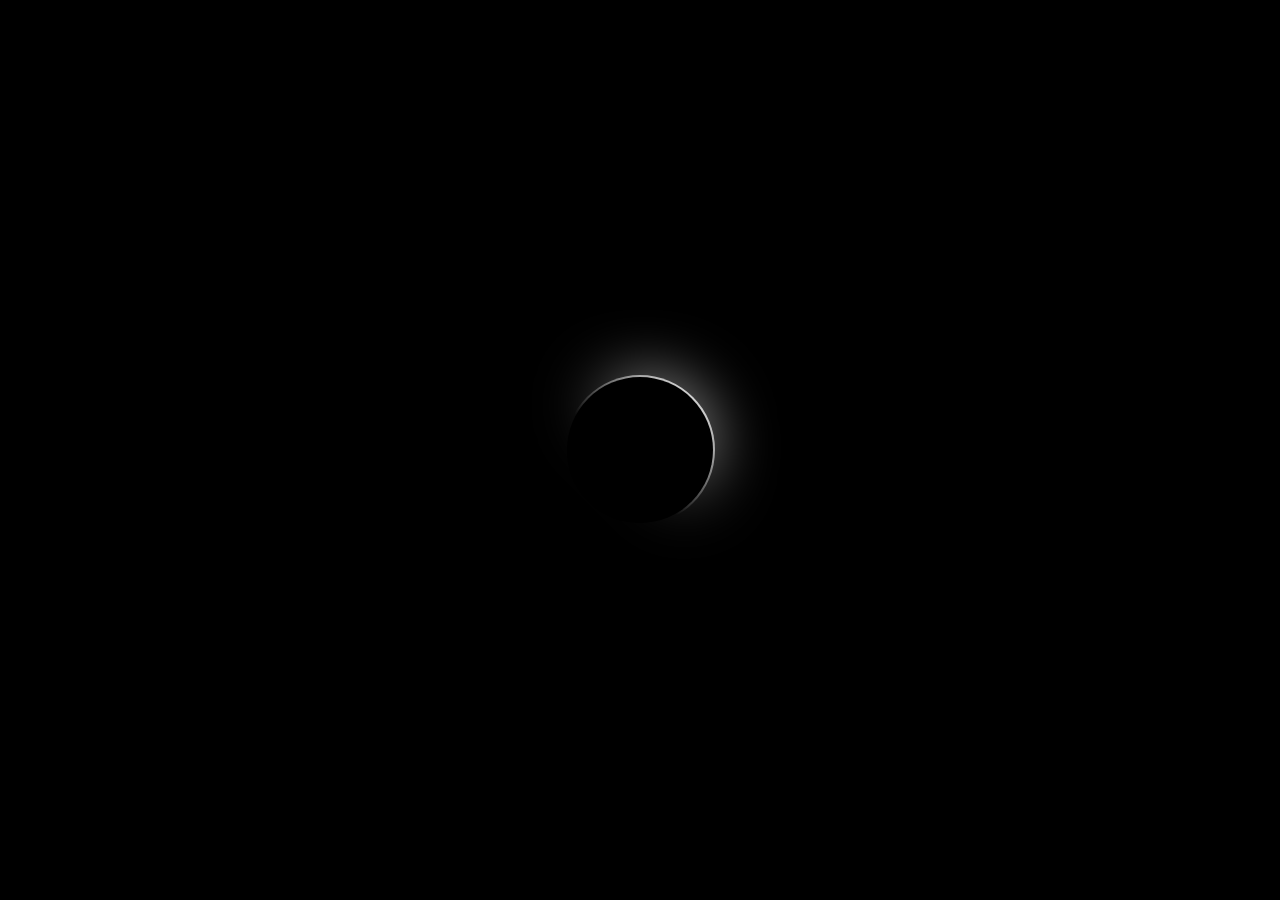
<file: button-1/button-1.html>
<!DOCTYPE html>
<html lang="en">

<head>
    <meta charset="UTF-8">
    <meta http-equiv="X-UA-Compatible" content="IE=edge">
    <meta name="viewport" content="width=device-width, initial-scale=1.0">
    <title>Button-1</title>
    <link rel="stylesheet" href="./button-1.css">
</head>

<body>
    <div class="loader"></div>
</body>

</html>
</file>
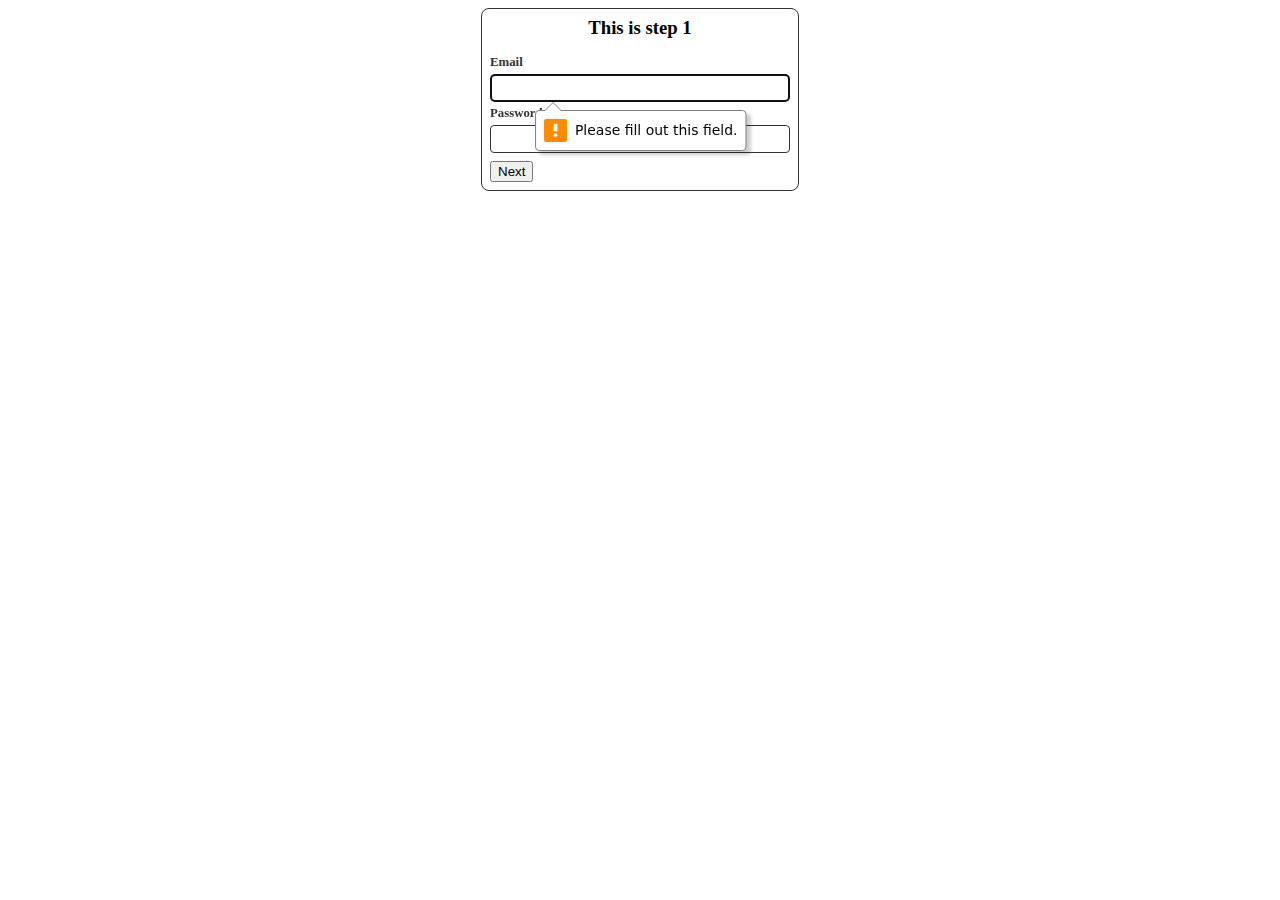
<file: multistep-form/multistep-form.html>
<!DOCTYPE html>
<html lang="en">

<head>
    <meta charset="UTF-8">
    <meta http-equiv="X-UA-Compatible" content="IE=edge">
    <meta name="viewport" content="width=device-width, initial-scale=1.0">
    <title>Multistep form</title>
    <link rel="stylesheet" href="./multistep-form.css">
    <script defer src="./multistep-form.js"></script>
</head>

<body>
    <form data-multi-step>
        <div class="card" data-step>
            <h3 class="step-title">This is step 1</h3>
            <div class="form-group">
                <label for="email">Email</label>
                <input type="email" required name="email" id="email">
                <div class="form-group">
                    <label for="password">Password</label>
                    <input type="password" name="password" id="password">
                </div>
            </div>
            <button type="button" data-next>Next</button>
        </div>
        <div class="card" data-step>
            <div class="form-group">
                <label for="address">Address</label>
                <input type="text" name="address" id="address">
            </div>
            <div class="form-group">
                <label for="city">City</label>
                <input type="text" name="city" id="city">
            </div>
            <div class="form-group">
                <label for="zipcode">Zip code</label>
                <input type="text" name="zipcode" id="zipcode">
            </div>
            <button type="button" data-previous>Previous</button>
            <button type="button" data-next>Next</button>
        </div>
        <div class="card" data-step>
            <div class="form-group">
                <label for="firstName">First Name</label>
                <input type="text" name="firstName" id="firstName">
            </div>
            <div class="form-group">
                <label for="lastName">Last Name</label>
                <input type="text" name="lastName" id="lastName">
            </div>
            <div class="form-group">
                <label for="phone">Phone</label>
                <input type="text" name="phone" id="phone">
            </div>
            <button type="button" data-previous>Previous</button>
            <button type="submit">Submit</button>
        </div>

    </form>
</body>

</html>
</file>
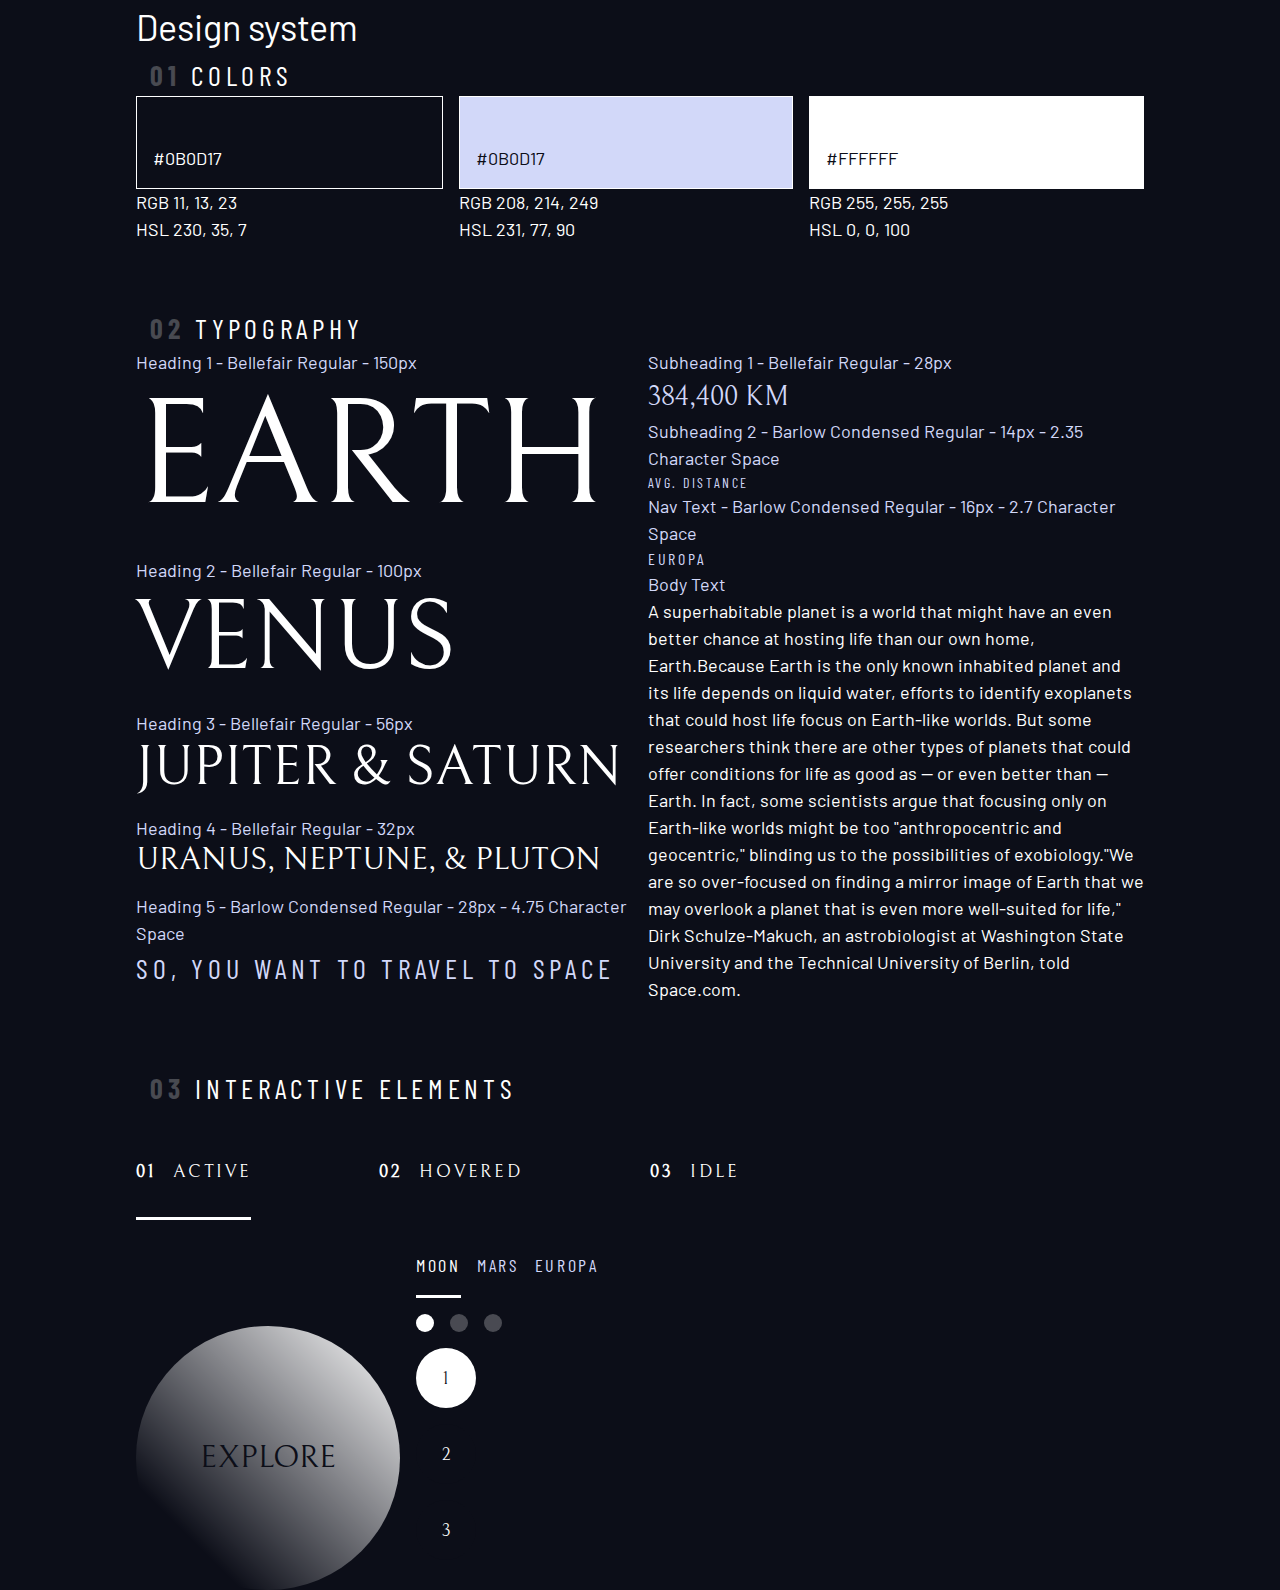
<file: the-design-system/design-system.html>
<!DOCTYPE html>
<html lang="en">

<head>
    <meta charset="UTF-8">
    <meta http-equiv="X-UA-Compatible" content="IE=edge">
    <meta name="viewport" content="width=device-width, initial-scale=1.0">
    <title>Design system</title>

    <!-- Google fonts -->
    <link rel="preconnect" href="https://fonts.googleapis.com">
    <link rel="preconnect" href="https://fonts.gstatic.com" crossorigin>
    <link rel="stylesheet"
        href="https://fonts.googleapis.com/css2?family=Barlow+Condensed:wght@400;700&family=Bellefair&family=Barlow:wght@400;700&display=swap">
    <link rel="stylesheet" href="./index.css">
</head>

<body>
    <div class="container">
        <h1>Design system</h1>
        <!-- <div class="bg-accent text-dark" style="padding:1rem">
            light blue bg, with dark text
        </div>
        <div class="bg-white text-dark" style="padding:1rem">
            white bg, with dark text
        </div>
        <div class="example-comp text-white" style="padding:1rem">
            light blue bg, with 20% alpha and white text
        </div> -->

        <section id="colors">
            <h2 class="numbered-title">
                <span>01</span>
                colors
            </h2>
            <div class="flex">
                <div style="flex-grow:1;">
                    <div class="bg-dark text-white" style="padding:3rem 1rem 1rem;border:1px solid white;">
                        #0B0D17
                    </div>
                    <p>
                        <span class="text-accent"></span>
                        RGB 11, 13, 23
                    </p>
                    <p>
                        <span class="text-accent"></span>
                        HSL 230, 35, 7
                    </p>
                </div>
                <div style="flex-grow:1;">
                    <div class="bg-accent text-dark" style="padding:3rem 1rem 1rem;border:1px solid white;">
                        #0B0D17
                    </div>
                    <p>
                        <span class="text-accent"></span>
                        RGB 208, 214, 249
                    </p>
                    <p>
                        <span class="text-accent"></span>
                        HSL 231, 77, 90
                    </p>
                </div>
                <div style="flex-grow:1;">
                    <div class="bg-white text-dark" style="padding:3rem 1rem 1rem;border:1px solid white;">
                        #FFFFFF
                    </div>
                    <p>
                        <span class="text-accent"></span>
                        RGB 255, 255, 255
                    </p>
                    <p>
                        <span class="text-accent"></span>
                        HSL 0, 0, 100
                    </p>
                </div>
            </div>
        </section>
        <section id="typography" style="margin:4rem 0">
            <h2 class="numbered-title">
                <span>02</span>
                Typography
            </h2>
            <div class="flex">
                <div class="flow" style="flex-basis:100%">
                    <div>
                        <p class="text-accent">Heading 1 - Bellefair Regular - 150px</p>
                        <p class="fs-900 ff-serif uppercase">Earth</p>
                    </div>
                    <div>
                        <p class="text-accent">Heading 2 - Bellefair Regular - 100px</p>
                        <p class="fs-800 ff-serif uppercase">Venus</p>
                    </div>
                    <div>
                        <p class="text-accent">Heading 3 - Bellefair Regular - 56px</p>
                        <p class="fs-700 ff-serif uppercase">Jupiter & Saturn</p>
                    </div>
                    <div>
                        <p class="text-accent">Heading 4 - Bellefair Regular - 32px</p>
                        <p class="fs-600 ff-serif uppercase">Uranus, Neptune, & Pluton</p>
                    </div>
                    <div>
                        <p class="text-accent">Heading 5 - Barlow Condensed Regular - 28px - 4.75 Character Space</p>
                        <p class="text-accent fs-500 ff-sans-cond uppercase letter-spacing-1">So, you want to travel to
                            space</p>
                    </div>
                </div>
                <div style="flex-basis:100%">
                    <div>
                        <p class="text-accent">Subheading 1 - Bellefair Regular - 28px</p>
                        <p class="text-accent fs-500 ff-serif uppercase">384,400 km</p>
                    </div>
                    <div>
                        <p class="text-accent">Subheading 2 - Barlow Condensed Regular - 14px - 2.35 Character Space</p>
                        <p class="text-accent fs-200 ff-sans-cond uppercase letter-spacing-3">Avg. Distance</p>
                    </div>
                    <div>
                        <p class="text-accent">Nav Text - Barlow Condensed Regular - 16px - 2.7 Character Space</p>
                        <p class="text-accent fs-300 ff-sans-cond uppercase letter-spacing-2">Europa</p>
                    </div>
                    <div>
                        <p class="text-accent">Body Text</p>
                        <p>A superhabitable planet is a world that might have an even better chance at hosting
                            life than our own home, Earth.Because Earth is the only known inhabited planet and
                            its life depends on liquid water, efforts to identify exoplanets that could host life
                            focus on Earth-like worlds. But some researchers think there are other types of planets
                            that could offer conditions for life as good as — or even better than — Earth. In fact,
                            some scientists argue that focusing only on Earth-like worlds might be too "anthropocentric
                            and geocentric," blinding us to the possibilities of exobiology."We are so over-focused
                            on finding a mirror image of Earth that we may overlook a planet that is even more
                            well-suited for life," Dirk Schulze-Makuch, an astrobiologist at Washington State University
                            and the Technical University of Berlin, told Space.com. </p>
                    </div>
                </div>
            </div>
        </section>
        <section class="flow" id="interactive-elements">
            <h2 class="numbered-title">
                <span>03</span>
                Interactive elements
            </h2>
            <!-- Navigation -->
            <div>
                <nav>
                    <ul class="primary-navigation underline-indicators flex">
                        <li class="active"><a class="uppercase ff-serif text-white letter-spacing-2" href="#">
                                <span>01</span>
                                Active
                            </a>
                        </li>
                        <li><a class="uppercase ff-serif text-white letter-spacing-2" href="#">
                                <span>02</span>
                                Hovered</a>
                        </li>
                        <li><a class="uppercase ff-serif text-white letter-spacing-2" href="#">
                                <span>03</span>
                                Idle</a>
                        </li>
                    </ul>
                </nav>
            </div>
            <div class="flex">
                <div style="margin-top:5em;">
                    <!-- Explore button -->
                    <a href="#" class="large-button uppercase ff-serif fs-600 text-dark bg-white">Explore</a>
                </div>
                <div class="flow" style="--flow-space:4rem">
                    <!-- Tabs -->
                    <div class="tab-list underline-indicators flex">
                        <button aria-selected="true"
                            class="uppercase text-accent ff-sans-cond letter-spacing-2 bg-dark">Moon</button>
                        <button aria-selected="false"
                            class="uppercase text-accent ff-sans-cond letter-spacing-2 bg-dark">Mars</button>
                        <button aria-selected="false"
                            class="uppercase text-accent ff-sans-cond letter-spacing-2 bg-dark">Europa</button>
                    </div>
                    <!-- Dots -->
                    <div class="dot-indicators flex">
                        <button aria-selected="true"><span class="sr-only">Invisible</span></button>
                        <button aria-selected="false"><span class="sr-only">Invisible</span></button>
                        <button aria-selected="false"><span class="sr-only">Invisible</span></button>
                    </div>
                    <!-- Numbers -->
                    <div class="number-position number-indicators">
                        <button aria-selected="true" class="text-white ff-serif bg-dark">1</button>
                        <button aria-selected="false" class="text-white ff-serif bg-dark">2</button>
                        <button aria-selected="false" class="text-white ff-serif bg-dark">3</button>
                    </div>
                </div>
            </div>
        </section>
    </div>
</body>

</html>
</file>
<file: button-1/button-1.css>
* {
    margin: 0;
    padding: 0;
    box-sizing: border-box;
}

body {
    display: flex;
    justify-content: center;
    align-items: center;
    min-height: 100vh;
    background: #000;
}

.loader {
    position: relative;
    width: 150px;
    height: 150px;
    border-radius: 50%;
    background: linear-gradient(45deg, transparent, transparent 40%, white);
    animation: animate 10s linear infinite;
}

@keyframes animate {
    0% {
        transform: rotate(0deg);
    }

    100% {
        transform: rotate(360deg);
    }
}

.loader::before {
    content: '';
    position: absolute;
    top: 2px;
    left: 2px;
    right: 2px;
    bottom: 2px;
    background: #000;
    border-radius: 50%;
    z-index: 1000;
}

.loader::after {
    content: '';
    position: absolute;
    top: 0px;
    left: 0px;
    right: 0px;
    bottom: 0px;
    background: linear-gradient(45deg, transparent, transparent 40%, white);
    border-radius: 50%;
    z-index: 1000;
    z-index: 1;
    filter: blur(30px);
}
</file>
<file: multistep-form/multistep-form.css>
.card {
    background-color: white;
    border: 1px solid #333;
    border-radius: .5rem;
    padding: .5rem;
    max-width: 300px;
    margin: 0 auto;
    display: none;
}

.form-group {
    display: flex;
    flex-direction: column;
    margin-bottom: .5rem;
    gap: .25rem;
}

.form-group:last-child {
    margin: 0;
}

.form-group>label {
    font-weight: bold;
    font-size: .8em;
    color: #333;
}

.form-group>input {
    border: 1px solid #333;
    border-radius: .25em;
    font-size: 1rem;
    padding: .25em;
}

.step-title {
    margin: 0;
    margin-bottom: 1rem;
    text-align: center;
}

.card.active {
    display: block;
}
</file>
<file: the-design-system/index.css>
/* ------------------- */
/* Custom Properties   */
/* ------------------- */

:root {
    /* colors */
    --clr-dark: 230 35% 7%;
    --clr-light: 231 77% 90%;
    --clr-white: 0 0% 100%;

    /* font-sizes */
    --fs-900: 9.375rem;
    --fs-800: 6.25rem;
    --fs-700: 3.5rem;
    --fs-600: 2rem;
    --fs-500: 1.75rem;
    --fs-400: 1.125rem;
    --fs-300: 1rem;
    --fs-200: 0.875rem;

    /* font-families */
    --ff-serif: "Bellefair", serif;
    --ff-sans-cond: "Barlow Condensed", sans-serif;
    --ff-sans-normal: "Barlow", sans-serif;
}

@media (min-width: 35em) {
    :root {
        --fs-900: 9.375rem;
        --fs-800: 6.25rem;
        --fs-700: 3.5rem;
        --fs-600: 2rem;
        --fs-500: 1.75rem;
        --fs-400: 1.125rem;
        --fs-300: 1rem;
        --fs-200: 0.875rem;
    }
}

@media (min-width: 45em) {
    :root {
        --fs-900: 9.375rem;
        --fs-800: 6.25rem;
        --fs-700: 3.5rem;
        --fs-600: 2rem;
        --fs-500: 1.75rem;
        --fs-400: 1.125rem;
        --fs-300: 1rem;
        --fs-200: 0.875rem;
    }
}

/* ------------------- */
/* Reset               */
/* ------------------- */

/* Modern resets! https://piccalil.li/blog/a-modern-css-reset */

/* Box sizing */
*,
*::before,
*::after {
    box-sizing: border-box;
}

/* Reset margins */
body, h1, h2, h3, h4, h5, p, figure, picture {
    margin: 0;
}

h1, h2, h3, h4, h5, h6, p {
    font-weight: 400;
}

/* set up the body */
body {
    font-family: var(--ff-sans-normal);
    font-size: var(--fs-400);
    color: hsl(var(--clr-white));
    background-color: hsl(var(--clr-dark));
    line-height: 1.5;
    min-height: 100vh;
    display: grid;
    grid-template-rows: min-content 1fr;
}

img, picture {
    max-width: 100%;
    display: block;
}

/* make form elements easier to work with */
input, button, textarea, select {
    font: inherit;
}

/* remove animations for people who've turned them off */
@media (prefers-reduced-motion:reduce) {

    *,
    *::before,
    *::after {
        animation-duration: 0.01ms !important;
        animation-iteration-count: 1 !important;
        transition-duration: 0.01ms !important;
        scroll-behavior: auto !important;
    }
}

/* ------------------- */
/* Utility classes     */
/* ------------------- */
/* general */
.flex {
    display: flex;
    gap: var(--gap, 1rem);
}

.grid {
    display: grid;
    gap: var(--gap, 1rem);
}

/* .flow>*+* .flow > *:where:not(:first-child)  - применится ко всему, кроме первого элемента*/
.flow>*:where(:not(:first-child)) {
    margin-top: 1rem;
    /* outline: 1px solid red; */
}

.container {
    padding-inline: 2em;
    margin-inline: auto;
    /* padding: 0 2em; */
    max-width: 60em;
}

.grid-container {
    border: 2px solid green;
    display: grid;
}

@media (min-width:45rem) {
    .grid-container {
        column-gap: var(--container-gap, 2rem);
        grid-template-columns: minmax(2rem, 1fr) repeat(2, minmax(0px, 30rem)) minmax(2rem, 1fr);
    }

    .grid-container>*:first-child {
        grid-column: 2;
        border: 1px solid red;
    }

    .grid-container>*:last-child {
        grid-column: 3;
        border: 1px solid yellow;
    }
}

/* Screen Reader Only */
.sr-only {
    position: absolute;
    width: 1px;
    height: 1px;
    padding: 0;
    margin: -1px;
    overflow: hidden;
    clip: rect(0, 0, 0, 0);
    white-space: nowrap;
    border: 0;
}

.box {
    background-color: aquamarine;
    padding: 3em;
}

/* .call-to-action {
    --gap: 4rem;
    background-color: blueviolet;
    border-radius: 5px;
} */

/* colors */

.bg-dark {
    background-color: hsl(var(--clr-dark));
}

.bg-accent {
    background-color: hsl(var(--clr-light));
}

.bg-white {
    background-color: hsl(var(--clr-white));
}

.text-dark {
    color: hsl(var(--clr-dark));
}

.text-accent {
    color: hsl(var(--clr-light));
}

.text-white {
    color: hsl(var(--clr-white));
}

/* typography */

.ff-serif {
    font-family: var(--ff-serif);
}

.ff-sans-cond {
    font-family: var(--ff-sans-cond);
}

.ff-sans-normal {
    font-family: var(--ff-sans-normal);
}

.letter-spacing-1 {
    letter-spacing: 4.75px;
}

.letter-spacing-2 {
    letter-spacing: 2.7px;
}

.letter-spacing-3 {
    letter-spacing: 2.35px;
}

.uppercase {
    text-transform: uppercase;
}

.fs-900 {
    font-size: var(--fs-900);
}

.fs-800 {
    font-size: var(--fs-800);
}

.fs-700 {
    font-size: var(--fs-700);
}

.fs-600 {
    font-size: var(--fs-600);
}

.fs-500 {
    font-size: var(--fs-500);
}

.fs-400 {
    font-size: var(--fs-400);
}

.fs-300 {
    font-size: var(--fs-300);
}

.fs-200 {
    font-size: var(--fs-200);
}

.fs-900, .fs-800, .fs-700, .fs-600 {
    line-height: 1.1;
}

.numbered-title {
    font-family: var(--ff-sans-cond);
    font-size: var(--fs-500);
    text-transform: uppercase;
    letter-spacing: 4.72px;
}

.numbered-title span {
    margin-left: .5em;
    font-weight: 700;
    color: hsl(var(--clr-white)/.25);
}

/* ------------------- */
/* Components          */
/* ------------------- */

.large-button {
    position: relative;
    display: inline-grid;
    padding: 0 2em;
    aspect-ratio: 1;
    place-items: center;
    text-decoration: none;
    border-radius: 50%;
    background: linear-gradient(45deg, transparent, transparent 20%, white);
}

.large-button:hover::before,
.large-button:focus::before {
    content: '';
    position: absolute;
    top: 2px;
    left: 2px;
    right: 2px;
    bottom: 2px;
    background: black;
    border-radius: 50%;
    z-index: 1000;
}

.large-button::after {
    position: absolute;
    content: '';
    z-index: -1;
    background-color: hsl(var(--clr-white)/.15);
    height: 100%;
    width: 100%;
    border-radius: inherit;
    opacity: 0;
    transition: opacity 750ms, transform 500ms ease-in-out;
}

.large-button:hover::after,
.large-button:focus::after {
    opacity: 1;
    transform: scale(1.5);
}

.primary-navigation {
    --gap: 8rem;
    --underline-gap: 2rem;
    list-style: none;
    padding: 0;
    margin: 0;
}

.primary-navigation a {
    text-decoration: none;
}

.primary-navigation a>span {
    font-weight: 700;
    margin-right: .5em;
}

.underline-indicators>* {
    cursor: pointer;
    padding: var(--underline-gap, 1rem) 0;
    border: 0;
    border-bottom: .2rem solid hsl(var(--clr-white)/0);
}

.underline-indicators>*:hover,
.underline-indicators>*:focus {
    border-color: hsl(var(--clr-white)/.5);
}

.underline-indicators>.active,
.underline-indicators>[aria-selected="true"] {
    color: hsl(var(--clr-white)/1);
    border-color: hsl(var(--clr-white)/1);
}

.tab-list>* {
    --gap: 2rem;
}

.dot-indicators>* {
    cursor: pointer;
    background-color: hsl(var(--clr-white)/.25);
    aspect-ratio: 1;
    border-radius: 50%;
    border: 0;
    padding: .5em;
}

.dot-indicators>*:hover,
.dot-indicators>*:focus {
    background-color: hsl(var(--clr-white)/.5);
}

.dot-indicators>[aria-selected="true"] {
    background-color: hsl(var(--clr-white)/1);
}

.number-position {
    display: flex;
    flex-direction: column;
    row-gap: 1rem;
}

.number-indicators>* {
    width: 60px;
    cursor: pointer;
    border: 0;
    aspect-ratio: 1;
    border-radius: 50%;
    padding: 0 .2rem;
}

.number-indicators>*:hover,
.number-indicators>*:active {
    border: 1px solid hsl(var(--clr-white)/1);
}

.number-indicators>[aria-selected="true"] {
    color: hsl(var(--clr-dark)/1);
    background-color: hsl(var(--clr-white)/1);
}
</file>
